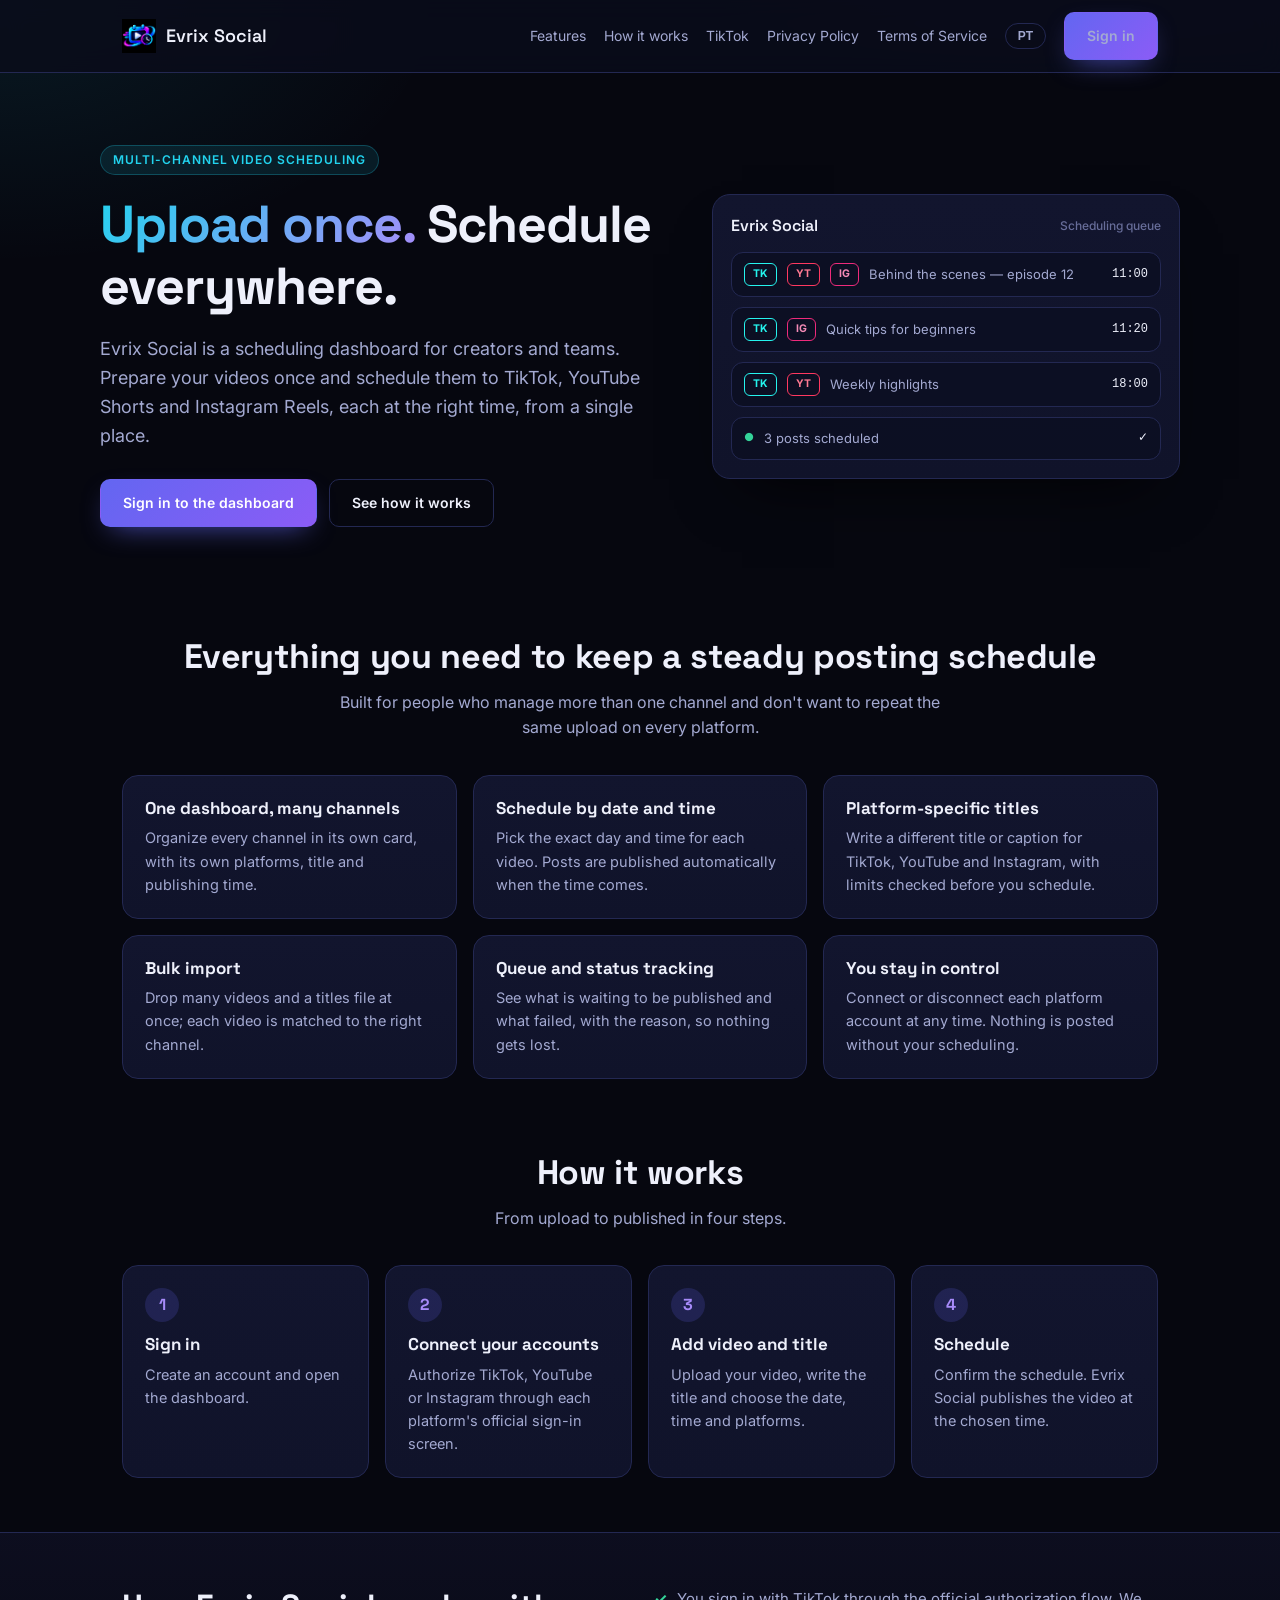
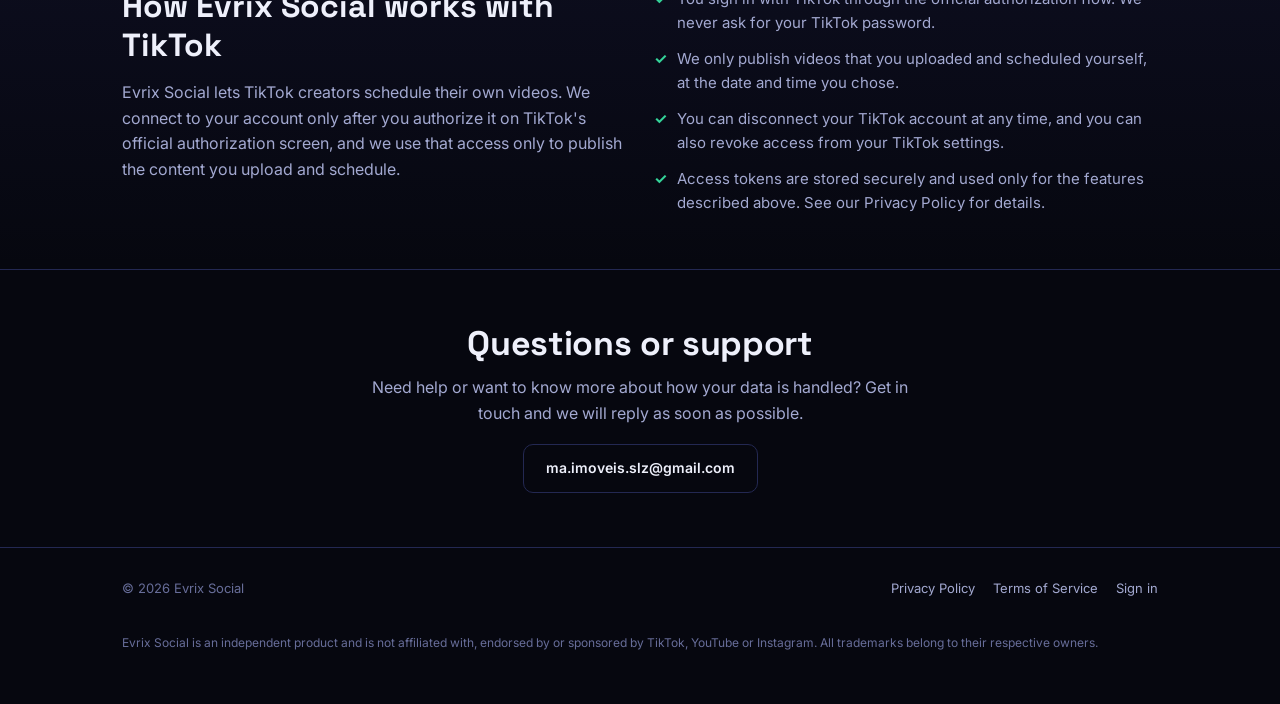
<file: index.html>
<!DOCTYPE html>
<html lang="en">
<head>
<meta charset="UTF-8">
<meta name="viewport" content="width=device-width, initial-scale=1.0">
<title>Evrix Social — Schedule videos to TikTok, YouTube and Instagram</title>
<meta name="description" content="Evrix Social is a scheduling dashboard for creators and teams: upload your videos once and schedule them to TikTok, YouTube Shorts and Instagram Reels from a single place.">
<meta property="og:title" content="Evrix Social — Multi-channel video scheduling">
<meta property="og:description" content="Upload once. Schedule to TikTok, YouTube and Instagram from one dashboard.">
<meta property="og:type" content="website">
<link rel="icon" href="/favicon.ico" sizes="any">
<link rel="icon" type="image/png" href="/favicon.png">
<link rel="apple-touch-icon" href="/apple-touch-icon.png">
<link rel="preconnect" href="https://fonts.googleapis.com">
<link rel="preconnect" href="https://fonts.gstatic.com" crossorigin>
<link href="https://fonts.googleapis.com/css2?family=Space+Grotesk:wght@500;600;700&family=Inter:wght@400;500;600&display=swap" rel="stylesheet">
<style>
  :root{
    --bg:#06070f; --panel:#10132a; --card:#12152e; --line:#232852;
    --text:#eef0fb; --mid:#a3a9d1; --low:#676d99;
    --indigo:#6366f1; --cyan:#22d3ee; --violet:#a78bfa; --ok:#34d399;
  }
  *{box-sizing:border-box}
  html{scroll-behavior:smooth;color-scheme:dark}
  body{margin:0;font-family:'Inter',system-ui,sans-serif;background:
    radial-gradient(1000px 520px at 85% -10%,rgba(99,102,241,.16),transparent 60%),
    radial-gradient(800px 480px at 0% 0%,rgba(34,211,238,.09),transparent 55%),var(--bg);
    color:var(--text);line-height:1.6;-webkit-font-smoothing:antialiased}
  a{color:var(--cyan);text-decoration:none}
  a:hover{text-decoration:underline}
  a:focus-visible,button:focus-visible{outline:2px solid var(--indigo);outline-offset:3px;border-radius:6px}
  .wrap{max-width:1080px;margin:0 auto;padding:0 22px}
  h1,h2,h3{font-family:'Space Grotesk','Inter',sans-serif;line-height:1.2;margin:0}

  header.top{position:sticky;top:0;z-index:20;background:rgba(10,12,26,.85);backdrop-filter:blur(12px);border-bottom:1px solid var(--line)}
  .top .wrap{display:flex;align-items:center;justify-content:space-between;gap:14px;padding-top:12px;padding-bottom:12px;flex-wrap:wrap}
  .brand{display:flex;align-items:center;gap:10px;color:var(--text);font-family:'Space Grotesk',sans-serif;font-weight:600;font-size:18px}
  .brand img{height:34px;width:auto;display:block}
  .brand:hover{text-decoration:none}
  nav.links{display:flex;gap:18px;align-items:center;flex-wrap:wrap;font-size:14px}
  nav.links a{color:var(--mid)}
  nav.links a:hover{color:var(--text);text-decoration:none}
  .lang{background:transparent;border:1px solid var(--line);color:var(--mid);border-radius:999px;padding:5px 12px;font-size:12px;font-weight:600;cursor:pointer}
  .lang:hover{color:var(--text);border-color:var(--indigo)}

  .btn{display:inline-flex;align-items:center;gap:8px;padding:12px 22px;border-radius:10px;font-weight:600;font-size:14px;border:1px solid transparent;cursor:pointer;font-family:inherit}
  .btn:hover{text-decoration:none;filter:brightness(1.1)}
  .btn-primary{background:linear-gradient(135deg,var(--indigo),#8b5cf6);color:#fff;box-shadow:0 10px 28px -12px rgba(99,102,241,.8)}
  .btn-ghost{background:transparent;border-color:var(--line);color:var(--text)}
  .btn-ghost:hover{border-color:var(--indigo)}

  .hero{padding:72px 0 56px;display:grid;grid-template-columns:1.1fr .9fr;gap:40px;align-items:center}
  .eyebrow{display:inline-block;font-size:12px;font-weight:600;letter-spacing:.08em;text-transform:uppercase;color:var(--cyan);background:rgba(34,211,238,.1);border:1px solid rgba(34,211,238,.25);padding:4px 12px;border-radius:999px;margin-bottom:18px}
  .hero h1{font-size:clamp(32px,5vw,52px);letter-spacing:-.02em}
  .hero h1 span{background:linear-gradient(135deg,var(--cyan),var(--violet));-webkit-background-clip:text;background-clip:text;color:transparent}
  .hero p.lead{color:var(--mid);font-size:18px;max-width:540px;margin:18px 0 28px}
  .cta-row{display:flex;gap:12px;flex-wrap:wrap}

  .mock{background:linear-gradient(180deg,var(--card),var(--panel));border:1px solid var(--line);border-radius:18px;padding:18px;box-shadow:0 30px 60px -30px rgba(0,0,0,.8)}
  .mock-head{display:flex;justify-content:space-between;align-items:center;margin-bottom:14px;font-family:'Space Grotesk',sans-serif;font-weight:600}
  .mock-head small{font-family:'Inter';font-weight:500;color:var(--low);font-size:12px}
  .mock-row{display:flex;align-items:center;gap:10px;padding:10px 12px;border:1px solid var(--line);border-radius:12px;background:rgba(11,14,32,.7);margin-top:10px;font-size:13px}
  .mock-row .t{flex:1;color:var(--mid);white-space:nowrap;overflow:hidden;text-overflow:ellipsis}
  .mock-row .h{font-family:ui-monospace,monospace;color:var(--text);font-size:12px}
  .chip{font-size:10.5px;font-weight:700;padding:2px 8px;border-radius:6px;border:1px solid var(--line);color:var(--mid)}
  .chip.tk{border-color:#25f4ee;color:#25f4ee}.chip.yt{border-color:#ff3860;color:#ff7a93}.chip.ig{border-color:#ee2a7b;color:#f58bb7}
  .ok-tag{font-size:11px;color:var(--ok);font-weight:700}

  section{padding:54px 0}
  .sec-title{font-size:clamp(24px,3.4vw,34px);text-align:center;letter-spacing:-.01em}
  .sec-sub{text-align:center;color:var(--mid);max-width:640px;margin:12px auto 34px}
  .grid3{display:grid;grid-template-columns:repeat(3,1fr);gap:16px}
  .grid4{display:grid;grid-template-columns:repeat(4,1fr);gap:16px}
  .card{background:linear-gradient(180deg,var(--card),var(--panel));border:1px solid var(--line);border-radius:16px;padding:22px}
  .card h3{font-size:17px;margin-bottom:8px}
  .card p{margin:0;color:var(--mid);font-size:14.5px}
  .step-n{width:34px;height:34px;border-radius:50%;display:flex;align-items:center;justify-content:center;background:rgba(99,102,241,.18);color:var(--violet);font-weight:700;font-family:'Space Grotesk';margin-bottom:12px}

  .tiktok{background:linear-gradient(180deg,rgba(99,102,241,.07),transparent);border-top:1px solid var(--line);border-bottom:1px solid var(--line)}
  .two{display:grid;grid-template-columns:1fr 1fr;gap:28px;align-items:start}
  .two h2{font-size:clamp(24px,3.2vw,32px);margin-bottom:14px}
  .two p{color:var(--mid)}
  ul.check{list-style:none;margin:0;padding:0;display:grid;gap:12px}
  ul.check li{display:flex;gap:10px;color:var(--mid);font-size:15px}
  ul.check li::before{content:"✓";color:var(--ok);font-weight:700;flex-shrink:0}

  .contact{text-align:center}
  .contact p{color:var(--mid);max-width:560px;margin:10px auto 18px}

  footer{border-top:1px solid var(--line);padding:30px 0 40px;color:var(--low);font-size:13px}
  footer .wrap{display:flex;justify-content:space-between;gap:20px;flex-wrap:wrap}
  footer nav{display:flex;gap:18px;flex-wrap:wrap}
  footer nav a{color:var(--mid)}
  .disclaimer{margin-top:14px;font-size:12px;color:var(--low);width:100%}

  @media (max-width:860px){
    .hero,.two{grid-template-columns:1fr}
    .grid3{grid-template-columns:1fr}
    .grid4{grid-template-columns:1fr 1fr}
    .hero{padding-top:44px}
  }
  @media (max-width:520px){.grid4{grid-template-columns:1fr}}
</style>
</head>
<body>

<header class="top">
  <div class="wrap">
    <a class="brand" href="/"><img src="/programador/logo.png" alt="Evrix Social logo"> <span>Evrix Social</span></a>
    <nav class="links" aria-label="Main">
      <a href="#features" data-i18n="nav_features">Features</a>
      <a href="#how" data-i18n="nav_how">How it works</a>
      <a href="#tiktok" data-i18n="nav_tiktok">TikTok</a>
      <a href="/politica-privacidade/" data-i18n="nav_privacy">Privacy Policy</a>
      <a href="/termos-de-uso-app/" data-i18n="nav_terms">Terms of Service</a>
      <button class="lang" id="langBtn" type="button" aria-label="Change language">PT</button>
      <a class="btn btn-primary" href="/programador/" data-i18n="nav_signin">Sign in</a>
    </nav>
  </div>
</header>

<main>
  <div class="wrap hero">
    <div>
      <span class="eyebrow" data-i18n="eyebrow">Multi-channel video scheduling</span>
      <h1><span data-i18n="h1a">Upload once.</span> <span data-i18n="h1b" style="background:none;-webkit-text-fill-color:var(--text);color:var(--text)">Schedule everywhere.</span></h1>
      <p class="lead" data-i18n="lead">Evrix Social is a scheduling dashboard for creators and teams. Prepare your videos once and schedule them to TikTok, YouTube Shorts and Instagram Reels, each at the right time, from a single place.</p>
      <div class="cta-row">
        <a class="btn btn-primary" href="/programador/" data-i18n="cta_signin">Sign in to the dashboard</a>
        <a class="btn btn-ghost" href="#how" data-i18n="cta_how">See how it works</a>
      </div>
    </div>
    <div class="mock" role="img" aria-label="Example of the Evrix Social scheduling dashboard">
      <div class="mock-head"><span>Evrix Social</span><small data-i18n="mock_sub">Scheduling queue</small></div>
      <div class="mock-row"><span class="chip tk">TK</span><span class="chip yt">YT</span><span class="chip ig">IG</span><span class="t" data-i18n="mock_1">Behind the scenes — episode 12</span><span class="h">11:00</span></div>
      <div class="mock-row"><span class="chip tk">TK</span><span class="chip ig">IG</span><span class="t" data-i18n="mock_2">Quick tips for beginners</span><span class="h">11:20</span></div>
      <div class="mock-row"><span class="chip tk">TK</span><span class="chip yt">YT</span><span class="t" data-i18n="mock_3">Weekly highlights</span><span class="h">18:00</span></div>
      <div class="mock-row"><span class="ok-tag">●</span><span class="t" data-i18n="mock_4">3 posts scheduled</span><span class="h">✓</span></div>
    </div>
  </div>

  <section id="features">
    <div class="wrap">
      <h2 class="sec-title" data-i18n="feat_title">Everything you need to keep a steady posting schedule</h2>
      <p class="sec-sub" data-i18n="feat_sub">Built for people who manage more than one channel and don't want to repeat the same upload on every platform.</p>
      <div class="grid3">
        <div class="card"><h3 data-i18n="f1t">One dashboard, many channels</h3><p data-i18n="f1p">Organize every channel in its own card, with its own platforms, title and publishing time.</p></div>
        <div class="card"><h3 data-i18n="f2t">Schedule by date and time</h3><p data-i18n="f2p">Pick the exact day and time for each video. Posts are published automatically when the time comes.</p></div>
        <div class="card"><h3 data-i18n="f3t">Platform-specific titles</h3><p data-i18n="f3p">Write a different title or caption for TikTok, YouTube and Instagram, with limits checked before you schedule.</p></div>
        <div class="card"><h3 data-i18n="f4t">Bulk import</h3><p data-i18n="f4p">Drop many videos and a titles file at once; each video is matched to the right channel.</p></div>
        <div class="card"><h3 data-i18n="f5t">Queue and status tracking</h3><p data-i18n="f5p">See what is waiting to be published and what failed, with the reason, so nothing gets lost.</p></div>
        <div class="card"><h3 data-i18n="f6t">You stay in control</h3><p data-i18n="f6p">Connect or disconnect each platform account at any time. Nothing is posted without your scheduling.</p></div>
      </div>
    </div>
  </section>

  <section id="how" style="padding-top:20px">
    <div class="wrap">
      <h2 class="sec-title" data-i18n="how_title">How it works</h2>
      <p class="sec-sub" data-i18n="how_sub">From upload to published in four steps.</p>
      <div class="grid4">
        <div class="card"><div class="step-n">1</div><h3 data-i18n="s1t">Sign in</h3><p data-i18n="s1p">Create an account and open the dashboard.</p></div>
        <div class="card"><div class="step-n">2</div><h3 data-i18n="s2t">Connect your accounts</h3><p data-i18n="s2p">Authorize TikTok, YouTube or Instagram through each platform's official sign-in screen.</p></div>
        <div class="card"><div class="step-n">3</div><h3 data-i18n="s3t">Add video and title</h3><p data-i18n="s3p">Upload your video, write the title and choose the date, time and platforms.</p></div>
        <div class="card"><div class="step-n">4</div><h3 data-i18n="s4t">Schedule</h3><p data-i18n="s4p">Confirm the schedule. Evrix Social publishes the video at the chosen time.</p></div>
      </div>
    </div>
  </section>

  <section id="tiktok" class="tiktok">
    <div class="wrap two">
      <div>
        <h2 data-i18n="tk_title">How Evrix Social works with TikTok</h2>
        <p data-i18n="tk_p">Evrix Social lets TikTok creators schedule their own videos. We connect to your account only after you authorize it on TikTok's official authorization screen, and we use that access only to publish the content you upload and schedule.</p>
      </div>
      <ul class="check">
        <li data-i18n="tk1">You sign in with TikTok through the official authorization flow. We never ask for your TikTok password.</li>
        <li data-i18n="tk2">We only publish videos that you uploaded and scheduled yourself, at the date and time you chose.</li>
        <li data-i18n="tk3">You can disconnect your TikTok account at any time, and you can also revoke access from your TikTok settings.</li>
        <li data-i18n="tk4">Access tokens are stored securely and used only for the features described above. See our Privacy Policy for details.</li>
      </ul>
    </div>
  </section>

  <section class="contact" id="contact">
    <div class="wrap">
      <h2 class="sec-title" data-i18n="ct_title">Questions or support</h2>
      <p data-i18n="ct_p">Need help or want to know more about how your data is handled? Get in touch and we will reply as soon as possible.</p>
      <a class="btn btn-ghost" href="mailto:ma.imoveis.slz@gmail.com" id="contactMail">ma.imoveis.slz@gmail.com</a>
    </div>
  </section>
</main>

<footer>
  <div class="wrap">
    <div>© <span id="yr"></span> Evrix Social</div>
    <nav aria-label="Legal">
      <a href="/politica-privacidade/" data-i18n="nav_privacy">Privacy Policy</a>
      <a href="/termos-de-uso-app/" data-i18n="nav_terms">Terms of Service</a>
      <a href="/programador/" data-i18n="nav_signin">Sign in</a>
    </nav>
    <p class="disclaimer" data-i18n="disc">Evrix Social is an independent product and is not affiliated with, endorsed by or sponsored by TikTok, YouTube or Instagram. All trademarks belong to their respective owners.</p>
  </div>
</footer>

<script>
(function(){
  "use strict";
  var T = {
    en:{
      nav_features:"Features",nav_how:"How it works",nav_tiktok:"TikTok",nav_privacy:"Privacy Policy",nav_terms:"Terms of Service",nav_signin:"Sign in",
      eyebrow:"Multi-channel video scheduling",h1a:"Upload once.",h1b:"Schedule everywhere.",
      lead:"Evrix Social is a scheduling dashboard for creators and teams. Prepare your videos once and schedule them to TikTok, YouTube Shorts and Instagram Reels, each at the right time, from a single place.",
      cta_signin:"Sign in to the dashboard",cta_how:"See how it works",
      mock_sub:"Scheduling queue",mock_1:"Behind the scenes — episode 12",mock_2:"Quick tips for beginners",mock_3:"Weekly highlights",mock_4:"3 posts scheduled",
      feat_title:"Everything you need to keep a steady posting schedule",feat_sub:"Built for people who manage more than one channel and don't want to repeat the same upload on every platform.",
      f1t:"One dashboard, many channels",f1p:"Organize every channel in its own card, with its own platforms, title and publishing time.",
      f2t:"Schedule by date and time",f2p:"Pick the exact day and time for each video. Posts are published automatically when the time comes.",
      f3t:"Platform-specific titles",f3p:"Write a different title or caption for TikTok, YouTube and Instagram, with limits checked before you schedule.",
      f4t:"Bulk import",f4p:"Drop many videos and a titles file at once; each video is matched to the right channel.",
      f5t:"Queue and status tracking",f5p:"See what is waiting to be published and what failed, with the reason, so nothing gets lost.",
      f6t:"You stay in control",f6p:"Connect or disconnect each platform account at any time. Nothing is posted without your scheduling.",
      how_title:"How it works",how_sub:"From upload to published in four steps.",
      s1t:"Sign in",s1p:"Create an account and open the dashboard.",
      s2t:"Connect your accounts",s2p:"Authorize TikTok, YouTube or Instagram through each platform's official sign-in screen.",
      s3t:"Add video and title",s3p:"Upload your video, write the title and choose the date, time and platforms.",
      s4t:"Schedule",s4p:"Confirm the schedule. Evrix Social publishes the video at the chosen time.",
      tk_title:"How Evrix Social works with TikTok",
      tk_p:"Evrix Social lets TikTok creators schedule their own videos. We connect to your account only after you authorize it on TikTok's official authorization screen, and we use that access only to publish the content you upload and schedule.",
      tk1:"You sign in with TikTok through the official authorization flow. We never ask for your TikTok password.",
      tk2:"We only publish videos that you uploaded and scheduled yourself, at the date and time you chose.",
      tk3:"You can disconnect your TikTok account at any time, and you can also revoke access from your TikTok settings.",
      tk4:"Access tokens are stored securely and used only for the features described above. See our Privacy Policy for details.",
      ct_title:"Questions or support",ct_p:"Need help or want to know more about how your data is handled? Get in touch and we will reply as soon as possible.",
      disc:"Evrix Social is an independent product and is not affiliated with, endorsed by or sponsored by TikTok, YouTube or Instagram. All trademarks belong to their respective owners."
    },
    pt:{
      nav_features:"Recursos",nav_how:"Como funciona",nav_tiktok:"TikTok",nav_privacy:"Política de Privacidade",nav_terms:"Termos de Uso",nav_signin:"Entrar",
      eyebrow:"Agendamento de vídeos multicanal",h1a:"Envie uma vez.",h1b:"Agende em todo lugar.",
      lead:"O Evrix Social é um painel de agendamento para criadores e equipes. Prepare seus vídeos uma única vez e agende para TikTok, YouTube Shorts e Instagram Reels, cada um no horário certo, em um só lugar.",
      cta_signin:"Entrar no painel",cta_how:"Veja como funciona",
      mock_sub:"Fila de agendamento",mock_1:"Bastidores — episódio 12",mock_2:"Dicas rápidas para iniciantes",mock_3:"Destaques da semana",mock_4:"3 posts agendados",
      feat_title:"Tudo o que você precisa para manter a regularidade das postagens",feat_sub:"Feito para quem gerencia mais de um canal e não quer repetir o mesmo upload em cada plataforma.",
      f1t:"Um painel, vários canais",f1p:"Organize cada canal em seu próprio card, com plataformas, título e horário de publicação próprios.",
      f2t:"Agende por data e hora",f2p:"Escolha o dia e a hora exatos de cada vídeo. As postagens saem automaticamente no momento definido.",
      f3t:"Títulos por plataforma",f3p:"Escreva um título ou legenda diferente para TikTok, YouTube e Instagram, com limites conferidos antes de agendar.",
      f4t:"Importação em lote",f4p:"Solte vários vídeos e um arquivo de títulos de uma vez; cada vídeo é associado ao canal certo.",
      f5t:"Fila e acompanhamento",f5p:"Veja o que está aguardando publicação e o que falhou, com o motivo, para que nada se perca.",
      f6t:"Você no controle",f6p:"Conecte ou desconecte cada conta a qualquer momento. Nada é publicado sem o seu agendamento.",
      how_title:"Como funciona",how_sub:"Do upload à publicação em quatro passos.",
      s1t:"Entre",s1p:"Crie uma conta e abra o painel.",
      s2t:"Conecte suas contas",s2p:"Autorize TikTok, YouTube ou Instagram pela tela oficial de login de cada plataforma.",
      s3t:"Adicione vídeo e título",s3p:"Envie o vídeo, escreva o título e escolha data, hora e plataformas.",
      s4t:"Agende",s4p:"Confirme o agendamento. O Evrix Social publica o vídeo no horário escolhido.",
      tk_title:"Como o Evrix Social funciona com o TikTok",
      tk_p:"O Evrix Social permite que criadores do TikTok agendem os próprios vídeos. Só nos conectamos à sua conta depois que você autoriza na tela oficial de autorização do TikTok, e usamos esse acesso apenas para publicar o conteúdo que você envia e agenda.",
      tk1:"Você entra com o TikTok pelo fluxo oficial de autorização. Nunca pedimos a sua senha do TikTok.",
      tk2:"Só publicamos vídeos que você mesmo enviou e agendou, na data e hora que escolheu.",
      tk3:"Você pode desconectar sua conta do TikTok a qualquer momento e também revogar o acesso nas configurações do TikTok.",
      tk4:"Os tokens de acesso são armazenados com segurança e usados apenas nas funções descritas acima. Veja a Política de Privacidade para detalhes.",
      ct_title:"Dúvidas ou suporte",ct_p:"Precisa de ajuda ou quer saber mais sobre como seus dados são tratados? Entre em contato e responderemos o mais rápido possível.",
      disc:"O Evrix Social é um produto independente e não é afiliado, endossado nem patrocinado por TikTok, YouTube ou Instagram. Todas as marcas pertencem aos seus respectivos donos."
    }
  };
  function apply(lang){
    var d = T[lang] || T.en;
    document.documentElement.lang = lang === "pt" ? "pt-BR" : "en";
    document.querySelectorAll("[data-i18n]").forEach(function(el){
      var k = el.getAttribute("data-i18n");
      if (d[k] != null) el.textContent = d[k];
    });
    document.getElementById("langBtn").textContent = lang === "pt" ? "EN" : "PT";
    try { localStorage.setItem("evrix_lang", lang); } catch(_){}
  }
  var saved = null;
  try { saved = localStorage.getItem("evrix_lang"); } catch(_){}
  var initial = saved || ((navigator.language || "en").toLowerCase().indexOf("pt") === 0 ? "pt" : "en");
  apply(initial);
  document.getElementById("langBtn").addEventListener("click", function(){
    apply(document.documentElement.lang === "pt-BR" ? "en" : "pt");
  });
  document.getElementById("yr").textContent = new Date().getFullYear();
})();
</script>
</body>
</html>
</file>
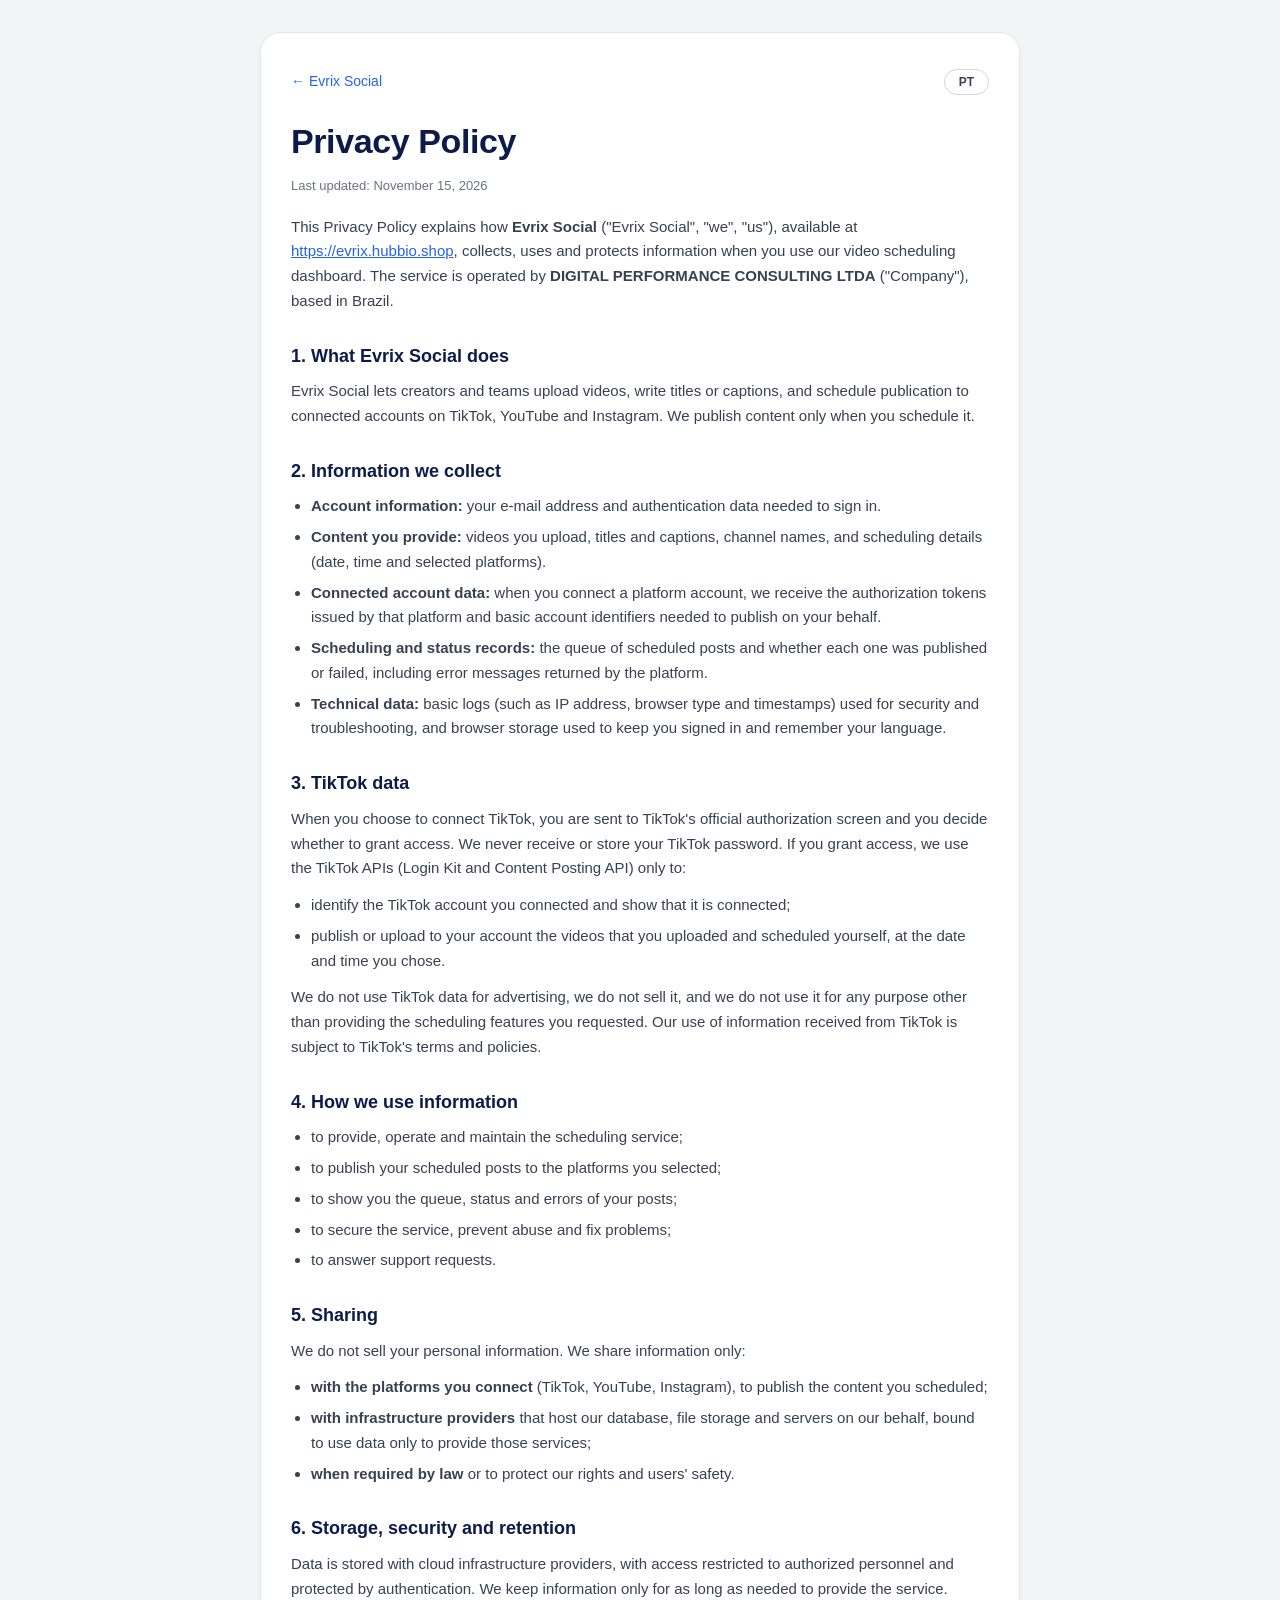
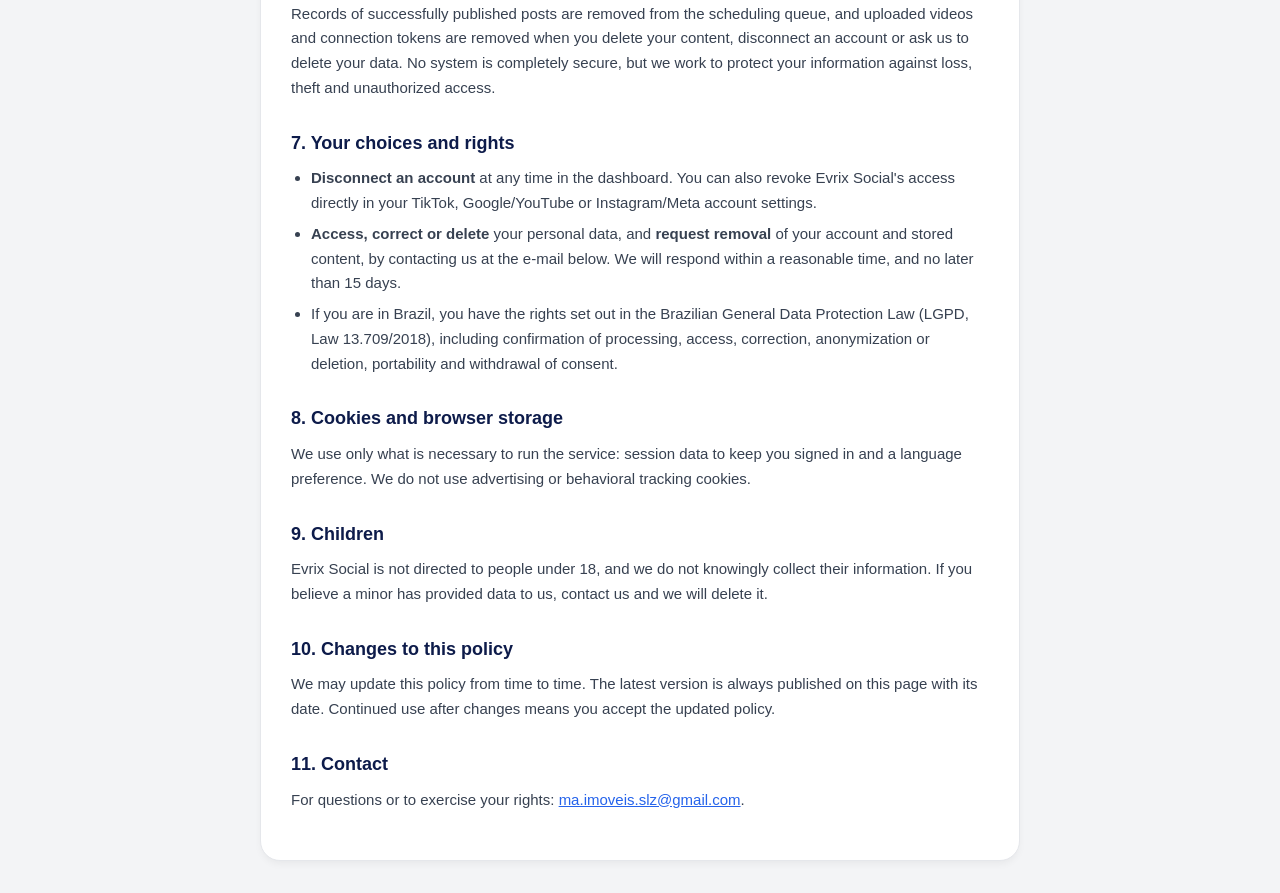
<file: politica-privacidade/index.html>
<!DOCTYPE html>
<html lang="en">
<head>
<meta charset="UTF-8">
<meta name="viewport" content="width=device-width, initial-scale=1.0">
<title>Privacy Policy — Evrix Social</title>
<meta name="description" content="Privacy Policy of Evrix Social, a multi-channel video scheduling dashboard.">
<link rel="icon" href="/favicon.ico" sizes="any">
<link rel="icon" type="image/png" href="/favicon.png">
<style>
  *{box-sizing:border-box}
  body{margin:0;font-family:-apple-system,BlinkMacSystemFont,"Segoe UI",Roboto,Helvetica,Arial,sans-serif;background:#f3f4f6;color:#111827;padding:32px 16px;line-height:1.65}
  .container{max-width:760px;margin:0 auto;background:#fff;border:1px solid #e5e7eb;border-radius:20px;padding:36px 30px;box-shadow:0 4px 8px -2px rgba(0,0,0,.06)}
  .bar{display:flex;justify-content:space-between;align-items:center;gap:12px;flex-wrap:wrap;margin-bottom:18px;font-size:14px}
  .bar a{color:#2563eb;text-decoration:none}.bar a:hover{text-decoration:underline}
  .lang{background:#fff;border:1px solid #d1d5db;border-radius:999px;padding:5px 14px;font-size:12px;font-weight:600;cursor:pointer;color:#374151}
  h1{color:#0d1b4a;font-size:34px;margin:0 0 6px;letter-spacing:-.4px}
  h2{color:#0d1b4a;font-size:18px;margin:28px 0 8px}
  p,li{font-size:15px;color:#374151}
  p{margin:0 0 12px}
  ul{margin:0 0 12px 20px;padding:0}li{margin-bottom:6px}
  .meta{color:#6b7280;font-size:13px;margin-bottom:18px}
  a{color:#2563eb}
  html[lang="en"] [data-l="pt"]{display:none}
  html[lang="pt-BR"] [data-l="en"]{display:none}
</style>
</head>
<body>
<div class="container">
  <div class="bar">
    <a href="/">← Evrix Social</a>
    <button class="lang" id="langBtn" type="button" aria-label="Change language">PT</button>
  </div>

  <!-- ===================== ENGLISH ===================== -->
  <div data-l="en">
    <h1>Privacy Policy</h1>
    <p class="meta">Last updated: November 15, 2026</p>

    <p>This Privacy Policy explains how <strong>Evrix Social</strong> ("Evrix Social", "we", "us"), available at <a href="https://evrix.hubbio.shop">https://evrix.hubbio.shop</a>, collects, uses and protects information when you use our video scheduling dashboard. The service is operated by <strong>DIGITAL PERFORMANCE CONSULTING LTDA</strong> ("Company"), based in Brazil.</p>

    <h2>1. What Evrix Social does</h2>
    <p>Evrix Social lets creators and teams upload videos, write titles or captions, and schedule publication to connected accounts on TikTok, YouTube and Instagram. We publish content only when you schedule it.</p>

    <h2>2. Information we collect</h2>
    <ul>
      <li><strong>Account information:</strong> your e-mail address and authentication data needed to sign in.</li>
      <li><strong>Content you provide:</strong> videos you upload, titles and captions, channel names, and scheduling details (date, time and selected platforms).</li>
      <li><strong>Connected account data:</strong> when you connect a platform account, we receive the authorization tokens issued by that platform and basic account identifiers needed to publish on your behalf.</li>
      <li><strong>Scheduling and status records:</strong> the queue of scheduled posts and whether each one was published or failed, including error messages returned by the platform.</li>
      <li><strong>Technical data:</strong> basic logs (such as IP address, browser type and timestamps) used for security and troubleshooting, and browser storage used to keep you signed in and remember your language.</li>
    </ul>

    <h2>3. TikTok data</h2>
    <p>When you choose to connect TikTok, you are sent to TikTok's official authorization screen and you decide whether to grant access. We never receive or store your TikTok password. If you grant access, we use the TikTok APIs (Login Kit and Content Posting API) only to:</p>
    <ul>
      <li>identify the TikTok account you connected and show that it is connected;</li>
      <li>publish or upload to your account the videos that you uploaded and scheduled yourself, at the date and time you chose.</li>
    </ul>
    <p>We do not use TikTok data for advertising, we do not sell it, and we do not use it for any purpose other than providing the scheduling features you requested. Our use of information received from TikTok is subject to TikTok's terms and policies.</p>

    <h2>4. How we use information</h2>
    <ul>
      <li>to provide, operate and maintain the scheduling service;</li>
      <li>to publish your scheduled posts to the platforms you selected;</li>
      <li>to show you the queue, status and errors of your posts;</li>
      <li>to secure the service, prevent abuse and fix problems;</li>
      <li>to answer support requests.</li>
    </ul>

    <h2>5. Sharing</h2>
    <p>We do not sell your personal information. We share information only:</p>
    <ul>
      <li><strong>with the platforms you connect</strong> (TikTok, YouTube, Instagram), to publish the content you scheduled;</li>
      <li><strong>with infrastructure providers</strong> that host our database, file storage and servers on our behalf, bound to use data only to provide those services;</li>
      <li><strong>when required by law</strong> or to protect our rights and users' safety.</li>
    </ul>

    <h2>6. Storage, security and retention</h2>
    <p>Data is stored with cloud infrastructure providers, with access restricted to authorized personnel and protected by authentication. We keep information only for as long as needed to provide the service. Records of successfully published posts are removed from the scheduling queue, and uploaded videos and connection tokens are removed when you delete your content, disconnect an account or ask us to delete your data. No system is completely secure, but we work to protect your information against loss, theft and unauthorized access.</p>

    <h2>7. Your choices and rights</h2>
    <ul>
      <li><strong>Disconnect an account</strong> at any time in the dashboard. You can also revoke Evrix Social's access directly in your TikTok, Google/YouTube or Instagram/Meta account settings.</li>
      <li><strong>Access, correct or delete</strong> your personal data, and <strong>request removal</strong> of your account and stored content, by contacting us at the e-mail below. We will respond within a reasonable time, and no later than 15 days.</li>
      <li>If you are in Brazil, you have the rights set out in the Brazilian General Data Protection Law (LGPD, Law 13.709/2018), including confirmation of processing, access, correction, anonymization or deletion, portability and withdrawal of consent.</li>
    </ul>

    <h2>8. Cookies and browser storage</h2>
    <p>We use only what is necessary to run the service: session data to keep you signed in and a language preference. We do not use advertising or behavioral tracking cookies.</p>

    <h2>9. Children</h2>
    <p>Evrix Social is not directed to people under 18, and we do not knowingly collect their information. If you believe a minor has provided data to us, contact us and we will delete it.</p>

    <h2>10. Changes to this policy</h2>
    <p>We may update this policy from time to time. The latest version is always published on this page with its date. Continued use after changes means you accept the updated policy.</p>

    <h2>11. Contact</h2>
    <p>For questions or to exercise your rights: <a href="mailto:ma.imoveis.slz@gmail.com">ma.imoveis.slz@gmail.com</a>.</p>
  </div>

  <!-- ===================== PORTUGUÊS ===================== -->
  <div data-l="pt">
    <h1>Política de Privacidade</h1>
    <p class="meta">Última atualização: 15 de novembro de 2026</p>

    <p>Esta Política de Privacidade explica como o <strong>Evrix Social</strong> ("Evrix Social", "nós"), disponível em <a href="https://evrix.hubbio.shop">https://evrix.hubbio.shop</a>, coleta, usa e protege informações quando você utiliza nosso painel de agendamento de vídeos. O serviço é operado pela <strong>DIGITAL PERFORMANCE CONSULTING LTDA</strong> ("Empresa"), com sede no Brasil.</p>

    <h2>1. O que o Evrix Social faz</h2>
    <p>O Evrix Social permite que criadores e equipes enviem vídeos, escrevam títulos ou legendas e agendem a publicação em contas conectadas do TikTok, YouTube e Instagram. Só publicamos o conteúdo quando você agenda.</p>

    <h2>2. Informações que coletamos</h2>
    <ul>
      <li><strong>Dados da conta:</strong> seu e-mail e os dados de autenticação necessários para entrar.</li>
      <li><strong>Conteúdo que você fornece:</strong> vídeos enviados, títulos e legendas, nomes de canais e dados do agendamento (data, hora e plataformas escolhidas).</li>
      <li><strong>Dados de contas conectadas:</strong> ao conectar uma plataforma, recebemos os tokens de autorização emitidos por ela e identificadores básicos da conta, necessários para publicar em seu nome.</li>
      <li><strong>Registros de agendamento e status:</strong> a fila de posts agendados e se cada um foi publicado ou falhou, incluindo mensagens de erro devolvidas pela plataforma.</li>
      <li><strong>Dados técnicos:</strong> logs básicos (como endereço IP, tipo de navegador e horários) usados para segurança e solução de problemas, e armazenamento do navegador para manter você conectado e lembrar o idioma.</li>
    </ul>

    <h2>3. Dados do TikTok</h2>
    <p>Quando você escolhe conectar o TikTok, é direcionado à tela oficial de autorização do TikTok e decide se concede o acesso. Nunca recebemos nem armazenamos sua senha do TikTok. Se você autorizar, usamos as APIs do TikTok (Login Kit e Content Posting API) somente para:</p>
    <ul>
      <li>identificar a conta do TikTok que você conectou e mostrar que ela está conectada;</li>
      <li>publicar ou enviar para a sua conta os vídeos que você mesmo enviou e agendou, na data e hora que escolheu.</li>
    </ul>
    <p>Não usamos dados do TikTok para publicidade, não os vendemos e não os usamos para qualquer finalidade diferente de prestar as funções de agendamento que você solicitou. O uso das informações recebidas do TikTok está sujeito aos termos e políticas do TikTok.</p>

    <h2>4. Como usamos as informações</h2>
    <ul>
      <li>para prestar, operar e manter o serviço de agendamento;</li>
      <li>para publicar seus posts agendados nas plataformas escolhidas;</li>
      <li>para mostrar a fila, o status e os erros dos seus posts;</li>
      <li>para proteger o serviço, evitar abusos e corrigir problemas;</li>
      <li>para responder pedidos de suporte.</li>
    </ul>

    <h2>5. Compartilhamento</h2>
    <p>Não vendemos suas informações pessoais. Compartilhamos informações apenas:</p>
    <ul>
      <li><strong>com as plataformas que você conecta</strong> (TikTok, YouTube, Instagram), para publicar o conteúdo que você agendou;</li>
      <li><strong>com provedores de infraestrutura</strong> que hospedam nosso banco de dados, armazenamento de arquivos e servidores em nosso nome, obrigados a usar os dados apenas para prestar esses serviços;</li>
      <li><strong>quando exigido por lei</strong> ou para proteger nossos direitos e a segurança dos usuários.</li>
    </ul>

    <h2>6. Armazenamento, segurança e retenção</h2>
    <p>Os dados ficam em provedores de infraestrutura em nuvem, com acesso restrito a pessoas autorizadas e protegido por autenticação. Mantemos as informações apenas pelo tempo necessário para prestar o serviço. Registros de posts publicados com sucesso são removidos da fila de agendamento, e vídeos enviados e tokens de conexão são removidos quando você apaga o conteúdo, desconecta uma conta ou solicita a exclusão dos seus dados. Nenhum sistema é totalmente seguro, mas trabalhamos para proteger suas informações contra perda, roubo e acesso não autorizado.</p>

    <h2>7. Suas escolhas e direitos</h2>
    <ul>
      <li><strong>Desconectar uma conta</strong> a qualquer momento no painel. Você também pode revogar o acesso do Evrix Social diretamente nas configurações da sua conta do TikTok, Google/YouTube ou Instagram/Meta.</li>
      <li><strong>Acessar, corrigir ou excluir</strong> seus dados pessoais e <strong>solicitar a remoção</strong> da sua conta e do conteúdo armazenado pelo e-mail abaixo. Responderemos em prazo razoável, no máximo em 15 dias.</li>
      <li>Se você está no Brasil, tem os direitos previstos na Lei Geral de Proteção de Dados (LGPD, Lei 13.709/2018), incluindo confirmação do tratamento, acesso, correção, anonimização ou eliminação, portabilidade e revogação do consentimento.</li>
    </ul>

    <h2>8. Cookies e armazenamento do navegador</h2>
    <p>Usamos apenas o necessário para o funcionamento do serviço: dados de sessão para manter você conectado e a preferência de idioma. Não usamos cookies de publicidade nem de rastreamento comportamental.</p>

    <h2>9. Crianças</h2>
    <p>O Evrix Social não é direcionado a menores de 18 anos e não coletamos intencionalmente informações deles. Se você acredita que um menor nos forneceu dados, entre em contato e eliminaremos essas informações.</p>

    <h2>10. Alterações nesta política</h2>
    <p>Podemos atualizar esta política periodicamente. A versão mais recente sempre ficará publicada nesta página, com a data. O uso continuado após as alterações significa que você aceita a política atualizada.</p>

    <h2>11. Contato</h2>
    <p>Para dúvidas ou para exercer seus direitos: <a href="mailto:ma.imoveis.slz@gmail.com">ma.imoveis.slz@gmail.com</a>.</p>
  </div>
</div>

<script>
(function(){
  "use strict";
  function apply(l){
    document.documentElement.lang = l === "pt" ? "pt-BR" : "en";
    document.title = l === "pt" ? "Política de Privacidade — Evrix Social" : "Privacy Policy — Evrix Social";
    document.getElementById("langBtn").textContent = l === "pt" ? "EN" : "PT";
    try { localStorage.setItem("evrix_lang", l); } catch(_){}
  }
  var s = null;
  try { s = localStorage.getItem("evrix_lang"); } catch(_){}
  apply(s || ((navigator.language || "en").toLowerCase().indexOf("pt") === 0 ? "pt" : "en"));
  document.getElementById("langBtn").addEventListener("click", function(){
    apply(document.documentElement.lang === "pt-BR" ? "en" : "pt");
  });
})();
</script>
</body>
</html>
</file>
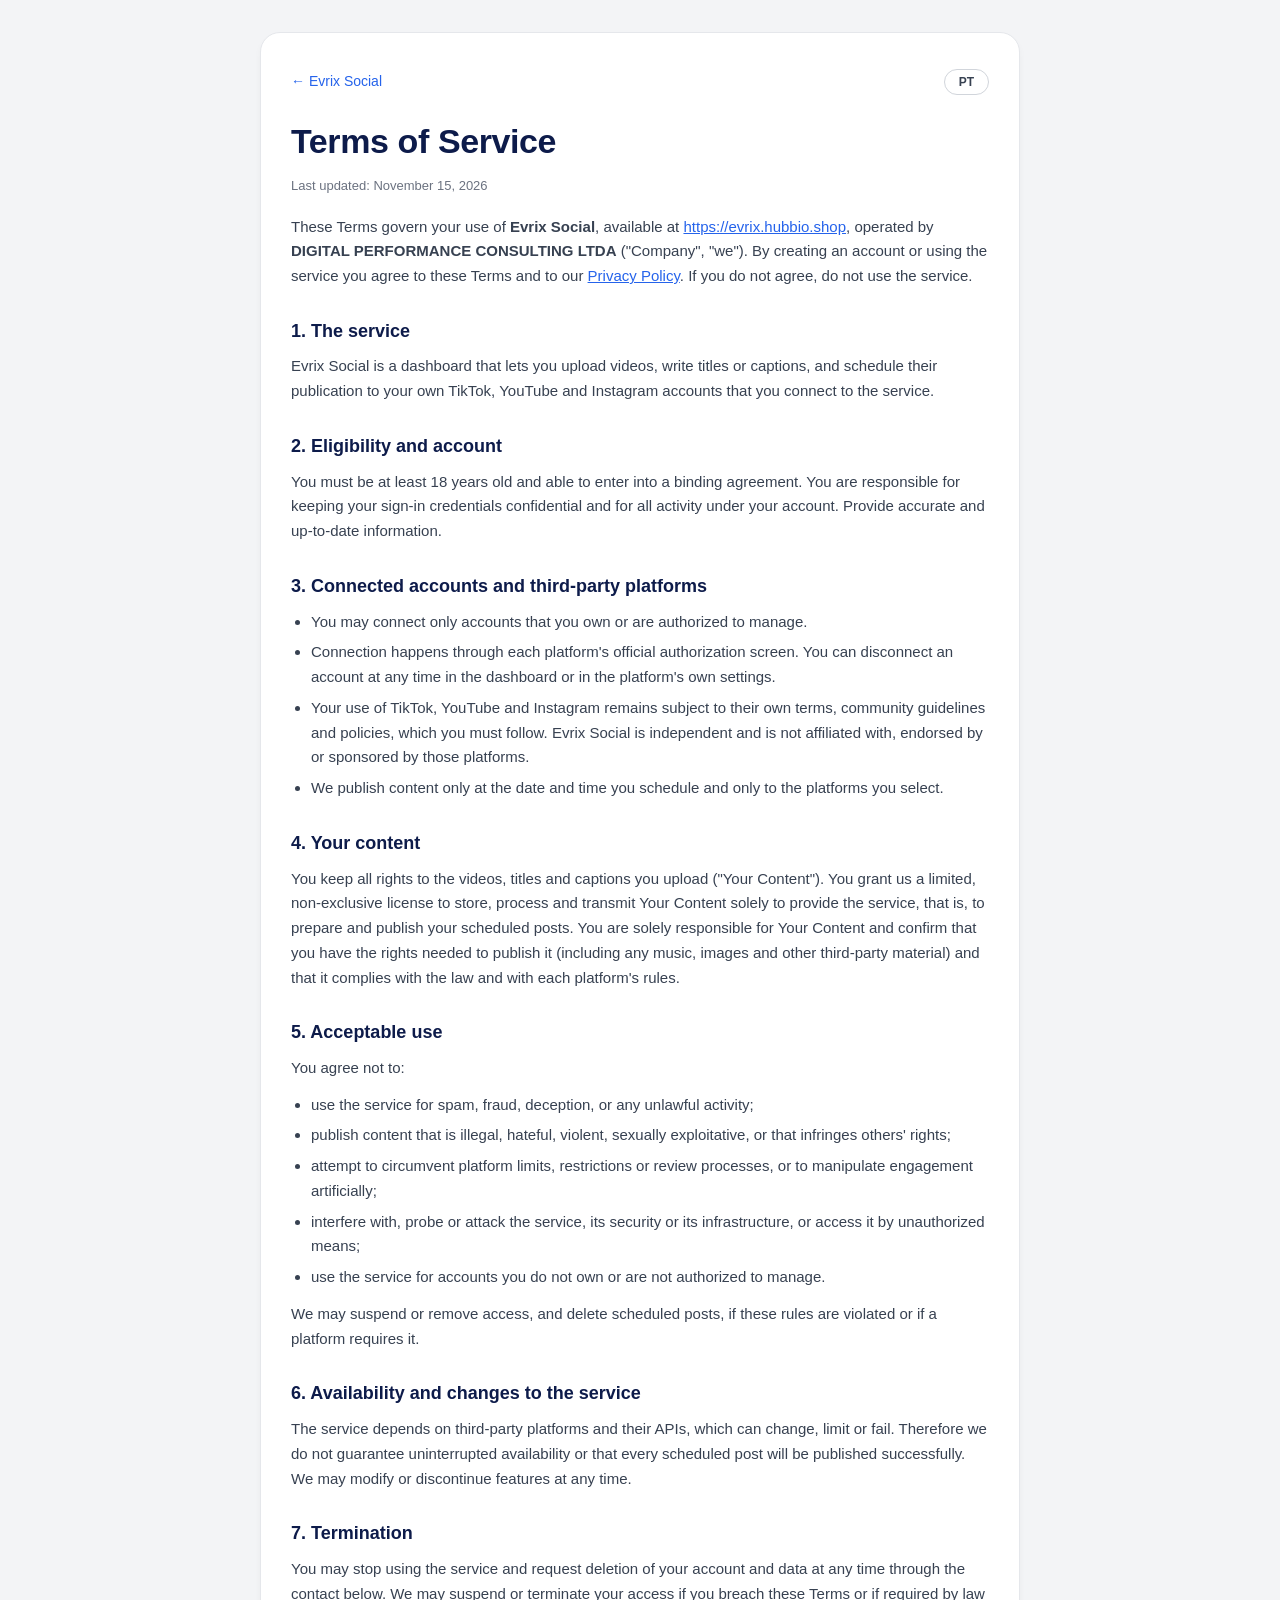
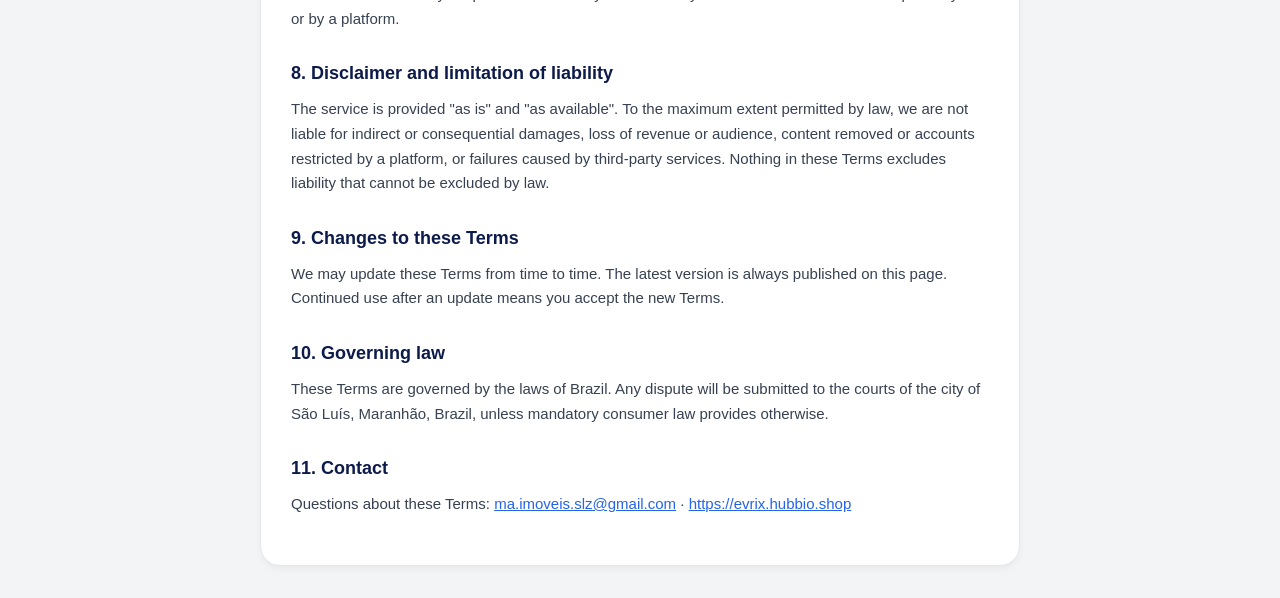
<file: termos-de-uso-app/index.html>
<!DOCTYPE html>
<html lang="en">
<head>
<meta charset="UTF-8">
<meta name="viewport" content="width=device-width, initial-scale=1.0">
<title>Terms of Service — Evrix Social</title>
<meta name="description" content="Terms of Service of Evrix Social, a multi-channel video scheduling dashboard.">
<link rel="icon" href="/favicon.ico" sizes="any">
<link rel="icon" type="image/png" href="/favicon.png">
<style>
  *{box-sizing:border-box}
  body{margin:0;font-family:-apple-system,BlinkMacSystemFont,"Segoe UI",Roboto,Helvetica,Arial,sans-serif;background:#f3f4f6;color:#111827;padding:32px 16px;line-height:1.65}
  .container{max-width:760px;margin:0 auto;background:#fff;border:1px solid #e5e7eb;border-radius:20px;padding:36px 30px;box-shadow:0 4px 8px -2px rgba(0,0,0,.06)}
  .bar{display:flex;justify-content:space-between;align-items:center;gap:12px;flex-wrap:wrap;margin-bottom:18px;font-size:14px}
  .bar a{color:#2563eb;text-decoration:none}.bar a:hover{text-decoration:underline}
  .lang{background:#fff;border:1px solid #d1d5db;border-radius:999px;padding:5px 14px;font-size:12px;font-weight:600;cursor:pointer;color:#374151}
  h1{color:#0d1b4a;font-size:34px;margin:0 0 6px;letter-spacing:-.4px}
  h2{color:#0d1b4a;font-size:18px;margin:28px 0 8px}
  p,li{font-size:15px;color:#374151}
  p{margin:0 0 12px}
  ul{margin:0 0 12px 20px;padding:0}li{margin-bottom:6px}
  .meta{color:#6b7280;font-size:13px;margin-bottom:18px}
  a{color:#2563eb}
  html[lang="en"] [data-l="pt"]{display:none}
  html[lang="pt-BR"] [data-l="en"]{display:none}
</style>
</head>
<body>
<div class="container">
  <div class="bar">
    <a href="/">← Evrix Social</a>
    <button class="lang" id="langBtn" type="button" aria-label="Change language">PT</button>
  </div>

  <!-- ===================== ENGLISH ===================== -->
  <div data-l="en">
    <h1>Terms of Service</h1>
    <p class="meta">Last updated: November 15, 2026</p>

    <p>These Terms govern your use of <strong>Evrix Social</strong>, available at <a href="https://evrix.hubbio.shop">https://evrix.hubbio.shop</a>, operated by <strong>DIGITAL PERFORMANCE CONSULTING LTDA</strong> ("Company", "we"). By creating an account or using the service you agree to these Terms and to our <a href="/politica-privacidade/">Privacy Policy</a>. If you do not agree, do not use the service.</p>

    <h2>1. The service</h2>
    <p>Evrix Social is a dashboard that lets you upload videos, write titles or captions, and schedule their publication to your own TikTok, YouTube and Instagram accounts that you connect to the service.</p>

    <h2>2. Eligibility and account</h2>
    <p>You must be at least 18 years old and able to enter into a binding agreement. You are responsible for keeping your sign-in credentials confidential and for all activity under your account. Provide accurate and up-to-date information.</p>

    <h2>3. Connected accounts and third-party platforms</h2>
    <ul>
      <li>You may connect only accounts that you own or are authorized to manage.</li>
      <li>Connection happens through each platform's official authorization screen. You can disconnect an account at any time in the dashboard or in the platform's own settings.</li>
      <li>Your use of TikTok, YouTube and Instagram remains subject to their own terms, community guidelines and policies, which you must follow. Evrix Social is independent and is not affiliated with, endorsed by or sponsored by those platforms.</li>
      <li>We publish content only at the date and time you schedule and only to the platforms you select.</li>
    </ul>

    <h2>4. Your content</h2>
    <p>You keep all rights to the videos, titles and captions you upload ("Your Content"). You grant us a limited, non-exclusive license to store, process and transmit Your Content solely to provide the service, that is, to prepare and publish your scheduled posts. You are solely responsible for Your Content and confirm that you have the rights needed to publish it (including any music, images and other third-party material) and that it complies with the law and with each platform's rules.</p>

    <h2>5. Acceptable use</h2>
    <p>You agree not to:</p>
    <ul>
      <li>use the service for spam, fraud, deception, or any unlawful activity;</li>
      <li>publish content that is illegal, hateful, violent, sexually exploitative, or that infringes others' rights;</li>
      <li>attempt to circumvent platform limits, restrictions or review processes, or to manipulate engagement artificially;</li>
      <li>interfere with, probe or attack the service, its security or its infrastructure, or access it by unauthorized means;</li>
      <li>use the service for accounts you do not own or are not authorized to manage.</li>
    </ul>
    <p>We may suspend or remove access, and delete scheduled posts, if these rules are violated or if a platform requires it.</p>

    <h2>6. Availability and changes to the service</h2>
    <p>The service depends on third-party platforms and their APIs, which can change, limit or fail. Therefore we do not guarantee uninterrupted availability or that every scheduled post will be published successfully. We may modify or discontinue features at any time.</p>

    <h2>7. Termination</h2>
    <p>You may stop using the service and request deletion of your account and data at any time through the contact below. We may suspend or terminate your access if you breach these Terms or if required by law or by a platform.</p>

    <h2>8. Disclaimer and limitation of liability</h2>
    <p>The service is provided "as is" and "as available". To the maximum extent permitted by law, we are not liable for indirect or consequential damages, loss of revenue or audience, content removed or accounts restricted by a platform, or failures caused by third-party services. Nothing in these Terms excludes liability that cannot be excluded by law.</p>

    <h2>9. Changes to these Terms</h2>
    <p>We may update these Terms from time to time. The latest version is always published on this page. Continued use after an update means you accept the new Terms.</p>

    <h2>10. Governing law</h2>
    <p>These Terms are governed by the laws of Brazil. Any dispute will be submitted to the courts of the city of São Luís, Maranhão, Brazil, unless mandatory consumer law provides otherwise.</p>

    <h2>11. Contact</h2>
    <p>Questions about these Terms: <a href="mailto:ma.imoveis.slz@gmail.com">ma.imoveis.slz@gmail.com</a> · <a href="https://evrix.hubbio.shop">https://evrix.hubbio.shop</a></p>
  </div>

  <!-- ===================== PORTUGUÊS ===================== -->
  <div data-l="pt">
    <h1>Termos de Uso</h1>
    <p class="meta">Última atualização: 15 de novembro de 2026</p>

    <p>Estes Termos regulam o uso do <strong>Evrix Social</strong>, disponível em <a href="https://evrix.hubbio.shop">https://evrix.hubbio.shop</a>, operado pela <strong>DIGITAL PERFORMANCE CONSULTING LTDA</strong> ("Empresa", "nós"). Ao criar uma conta ou usar o serviço, você concorda com estes Termos e com nossa <a href="/politica-privacidade/">Política de Privacidade</a>. Se não concordar, não utilize o serviço.</p>

    <h2>1. O serviço</h2>
    <p>O Evrix Social é um painel que permite enviar vídeos, escrever títulos ou legendas e agendar a publicação em contas suas do TikTok, YouTube e Instagram que você conecta ao serviço.</p>

    <h2>2. Elegibilidade e conta</h2>
    <p>Você deve ter pelo menos 18 anos e capacidade para firmar um contrato. Você é responsável por manter suas credenciais de acesso em sigilo e por toda atividade realizada na sua conta. Forneça informações verdadeiras e atualizadas.</p>

    <h2>3. Contas conectadas e plataformas de terceiros</h2>
    <ul>
      <li>Você só pode conectar contas que sejam suas ou que esteja autorizado a gerenciar.</li>
      <li>A conexão é feita pela tela oficial de autorização de cada plataforma. Você pode desconectar uma conta a qualquer momento no painel ou nas configurações da própria plataforma.</li>
      <li>O uso do TikTok, YouTube e Instagram continua sujeito aos termos, diretrizes e políticas de cada um, que você deve cumprir. O Evrix Social é independente e não é afiliado, endossado nem patrocinado por essas plataformas.</li>
      <li>Publicamos conteúdo apenas na data e hora que você agendar e somente nas plataformas que selecionar.</li>
    </ul>

    <h2>4. Seu conteúdo</h2>
    <p>Você mantém todos os direitos sobre os vídeos, títulos e legendas que envia ("Seu Conteúdo"). Você nos concede uma licença limitada e não exclusiva para armazenar, processar e transmitir Seu Conteúdo exclusivamente para prestar o serviço, ou seja, preparar e publicar seus posts agendados. Você é o único responsável por Seu Conteúdo e declara possuir os direitos necessários para publicá-lo (incluindo músicas, imagens e outros materiais de terceiros) e que ele cumpre a lei e as regras de cada plataforma.</p>

    <h2>5. Uso aceitável</h2>
    <p>Você concorda em não:</p>
    <ul>
      <li>usar o serviço para spam, fraude, engano ou qualquer atividade ilegal;</li>
      <li>publicar conteúdo ilegal, de ódio, violento, de exploração sexual ou que viole direitos de terceiros;</li>
      <li>tentar burlar limites, restrições ou processos de análise das plataformas, nem manipular engajamento artificialmente;</li>
      <li>interferir, sondar ou atacar o serviço, sua segurança ou sua infraestrutura, ou acessá-lo por meios não autorizados;</li>
      <li>usar o serviço com contas que não sejam suas ou que você não esteja autorizado a gerenciar.</li>
    </ul>
    <p>Podemos suspender ou remover o acesso e apagar posts agendados se essas regras forem violadas ou se uma plataforma exigir.</p>

    <h2>6. Disponibilidade e alterações no serviço</h2>
    <p>O serviço depende de plataformas de terceiros e de suas APIs, que podem mudar, impor limites ou falhar. Por isso não garantimos disponibilidade ininterrupta nem que todo post agendado será publicado com sucesso. Podemos modificar ou descontinuar funções a qualquer momento.</p>

    <h2>7. Encerramento</h2>
    <p>Você pode deixar de usar o serviço e solicitar a exclusão da sua conta e dos seus dados a qualquer momento pelo contato abaixo. Podemos suspender ou encerrar seu acesso se você descumprir estes Termos ou se a lei ou uma plataforma exigir.</p>

    <h2>8. Isenção e limitação de responsabilidade</h2>
    <p>O serviço é fornecido "como está" e "conforme disponível". Na máxima extensão permitida por lei, não nos responsabilizamos por danos indiretos ou consequentes, perda de receita ou audiência, conteúdo removido ou contas restringidas por uma plataforma, nem por falhas causadas por serviços de terceiros. Nada nestes Termos exclui responsabilidade que não possa ser excluída por lei.</p>

    <h2>9. Alterações nestes Termos</h2>
    <p>Podemos atualizar estes Termos periodicamente. A versão mais recente sempre ficará publicada nesta página. O uso continuado após uma atualização significa que você aceita os novos Termos.</p>

    <h2>10. Lei aplicável</h2>
    <p>Estes Termos são regidos pelas leis do Brasil. Qualquer disputa será submetida ao foro da comarca de São Luís, Maranhão, salvo se a legislação consumerista obrigatória dispuser de outra forma.</p>

    <h2>11. Contato</h2>
    <p>Dúvidas sobre estes Termos: <a href="mailto:ma.imoveis.slz@gmail.com">ma.imoveis.slz@gmail.com</a> · <a href="https://evrix.hubbio.shop">https://evrix.hubbio.shop</a></p>
  </div>
</div>

<script>
(function(){
  "use strict";
  function apply(l){
    document.documentElement.lang = l === "pt" ? "pt-BR" : "en";
    document.title = l === "pt" ? "Termos de Uso — Evrix Social" : "Terms of Service — Evrix Social";
    document.getElementById("langBtn").textContent = l === "pt" ? "EN" : "PT";
    try { localStorage.setItem("evrix_lang", l); } catch(_){}
  }
  var s = null;
  try { s = localStorage.getItem("evrix_lang"); } catch(_){}
  apply(s || ((navigator.language || "en").toLowerCase().indexOf("pt") === 0 ? "pt" : "en"));
  document.getElementById("langBtn").addEventListener("click", function(){
    apply(document.documentElement.lang === "pt-BR" ? "en" : "pt");
  });
})();
</script>
</body>
</html>
</file>
